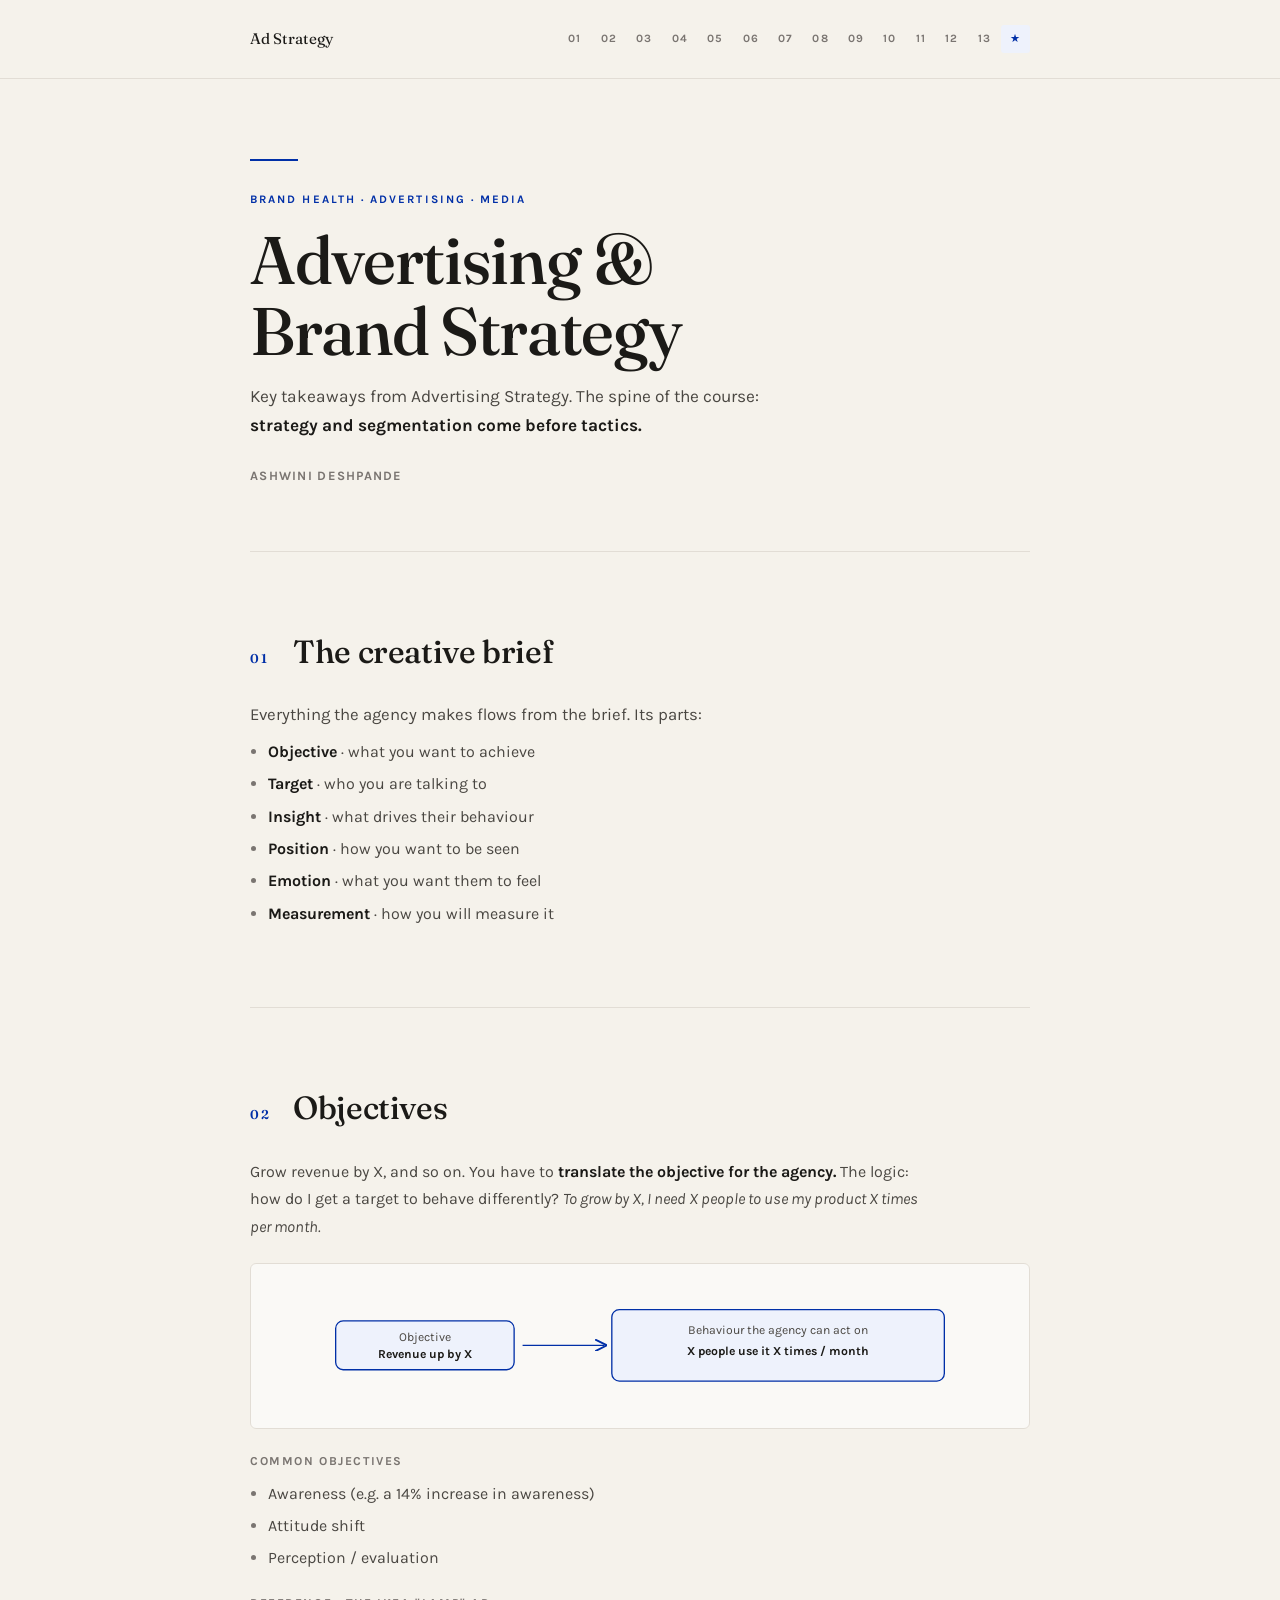
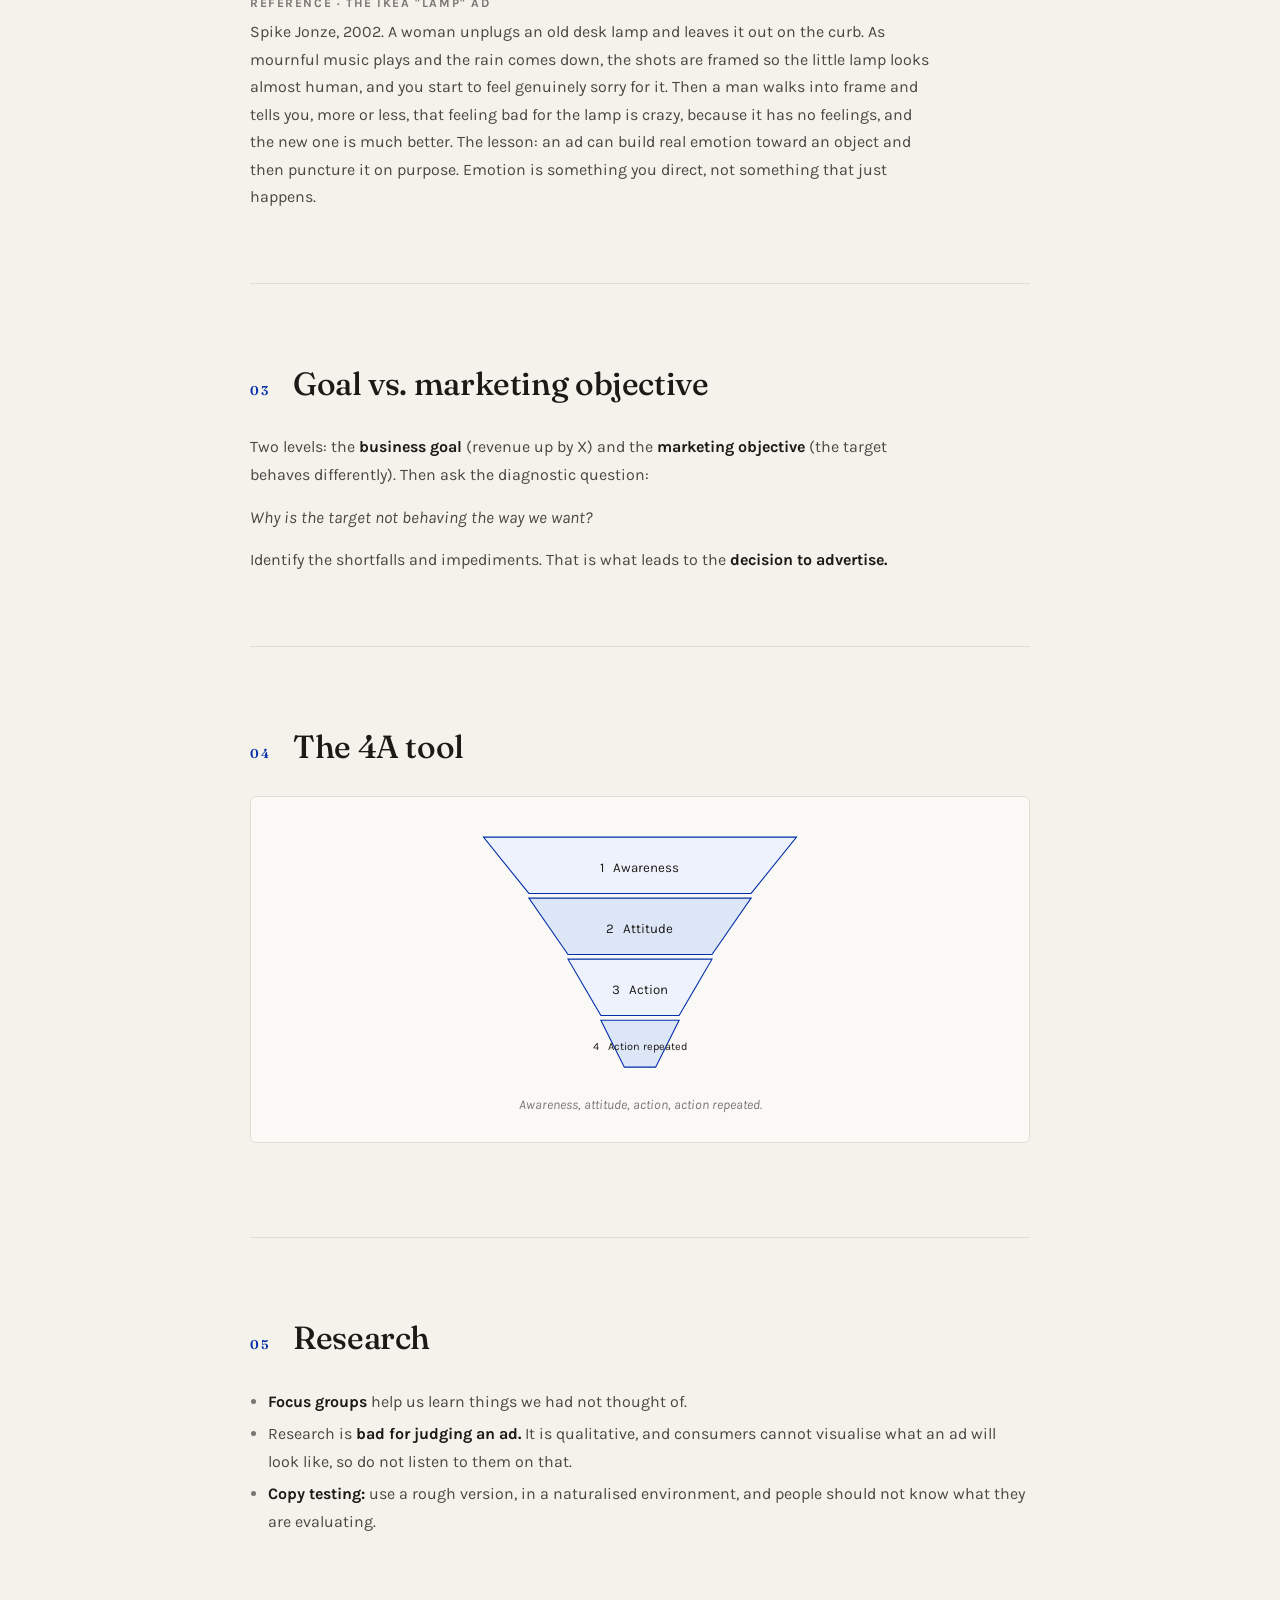
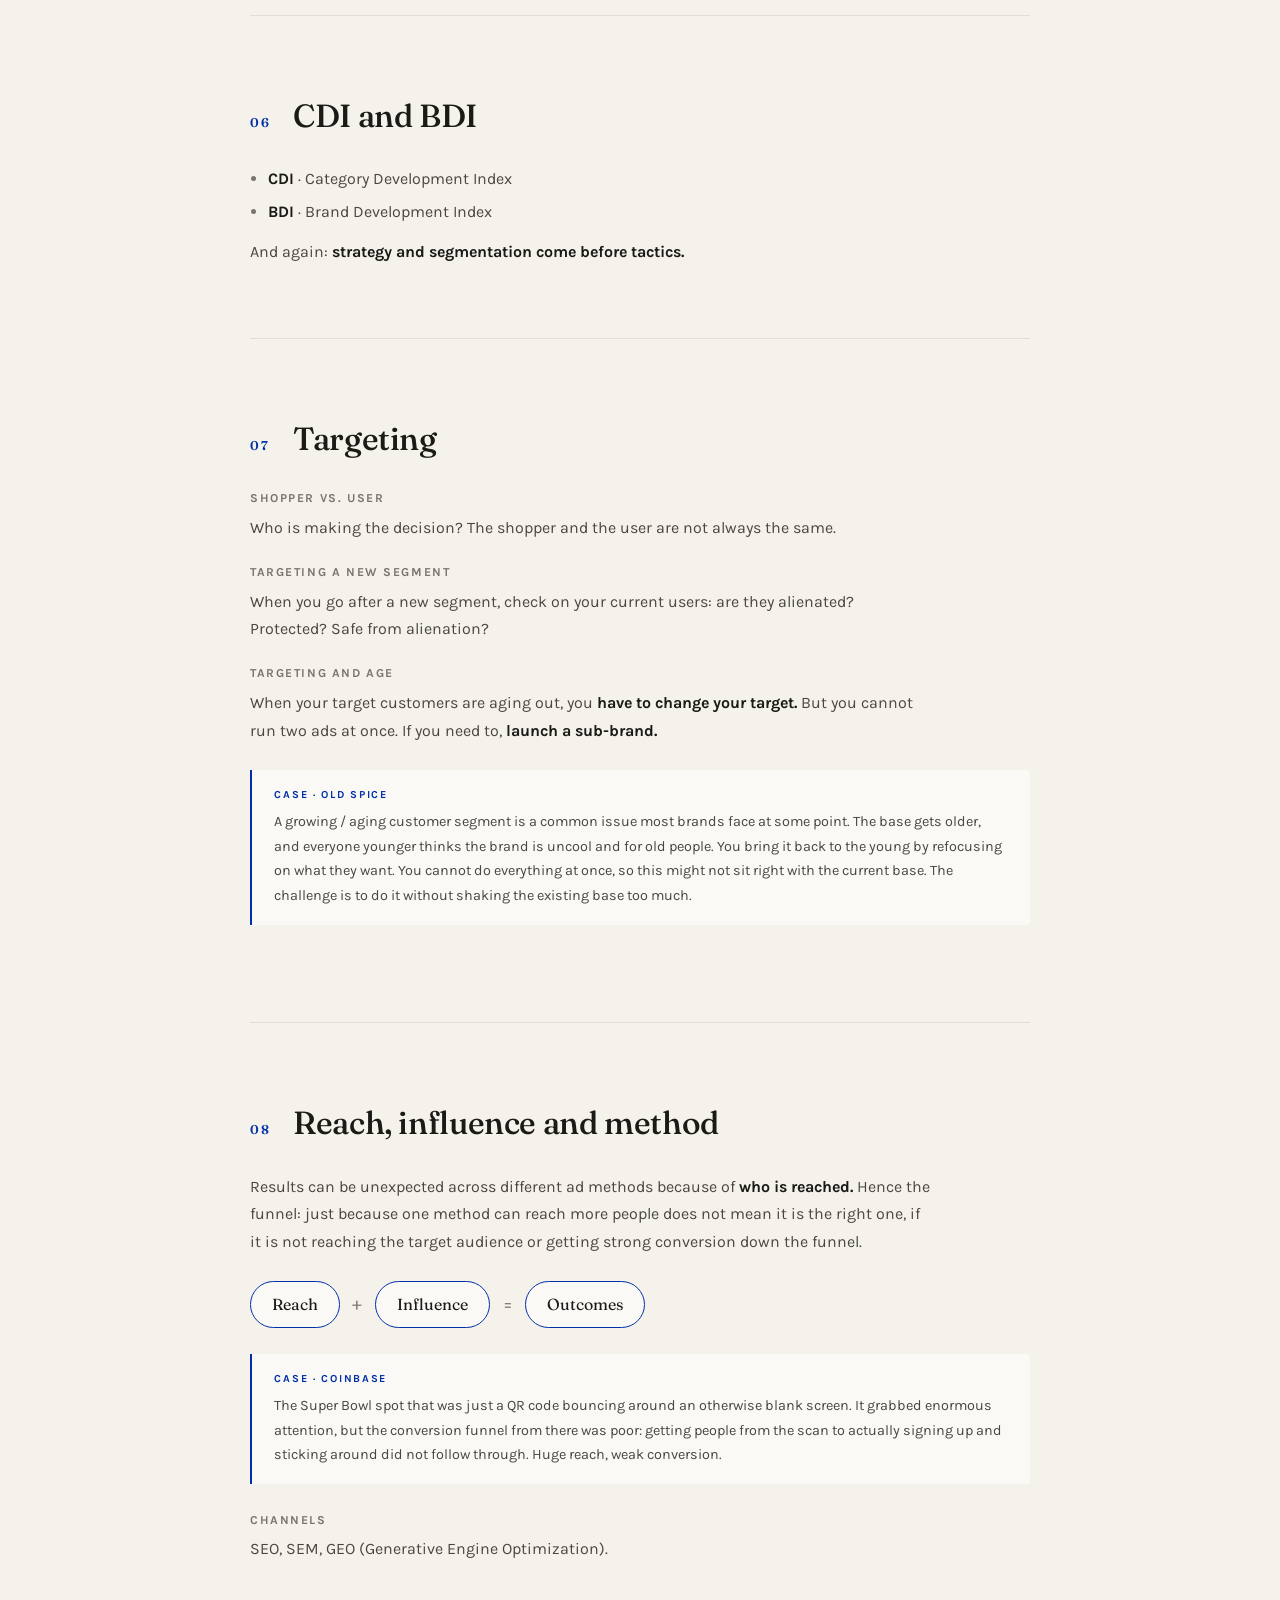
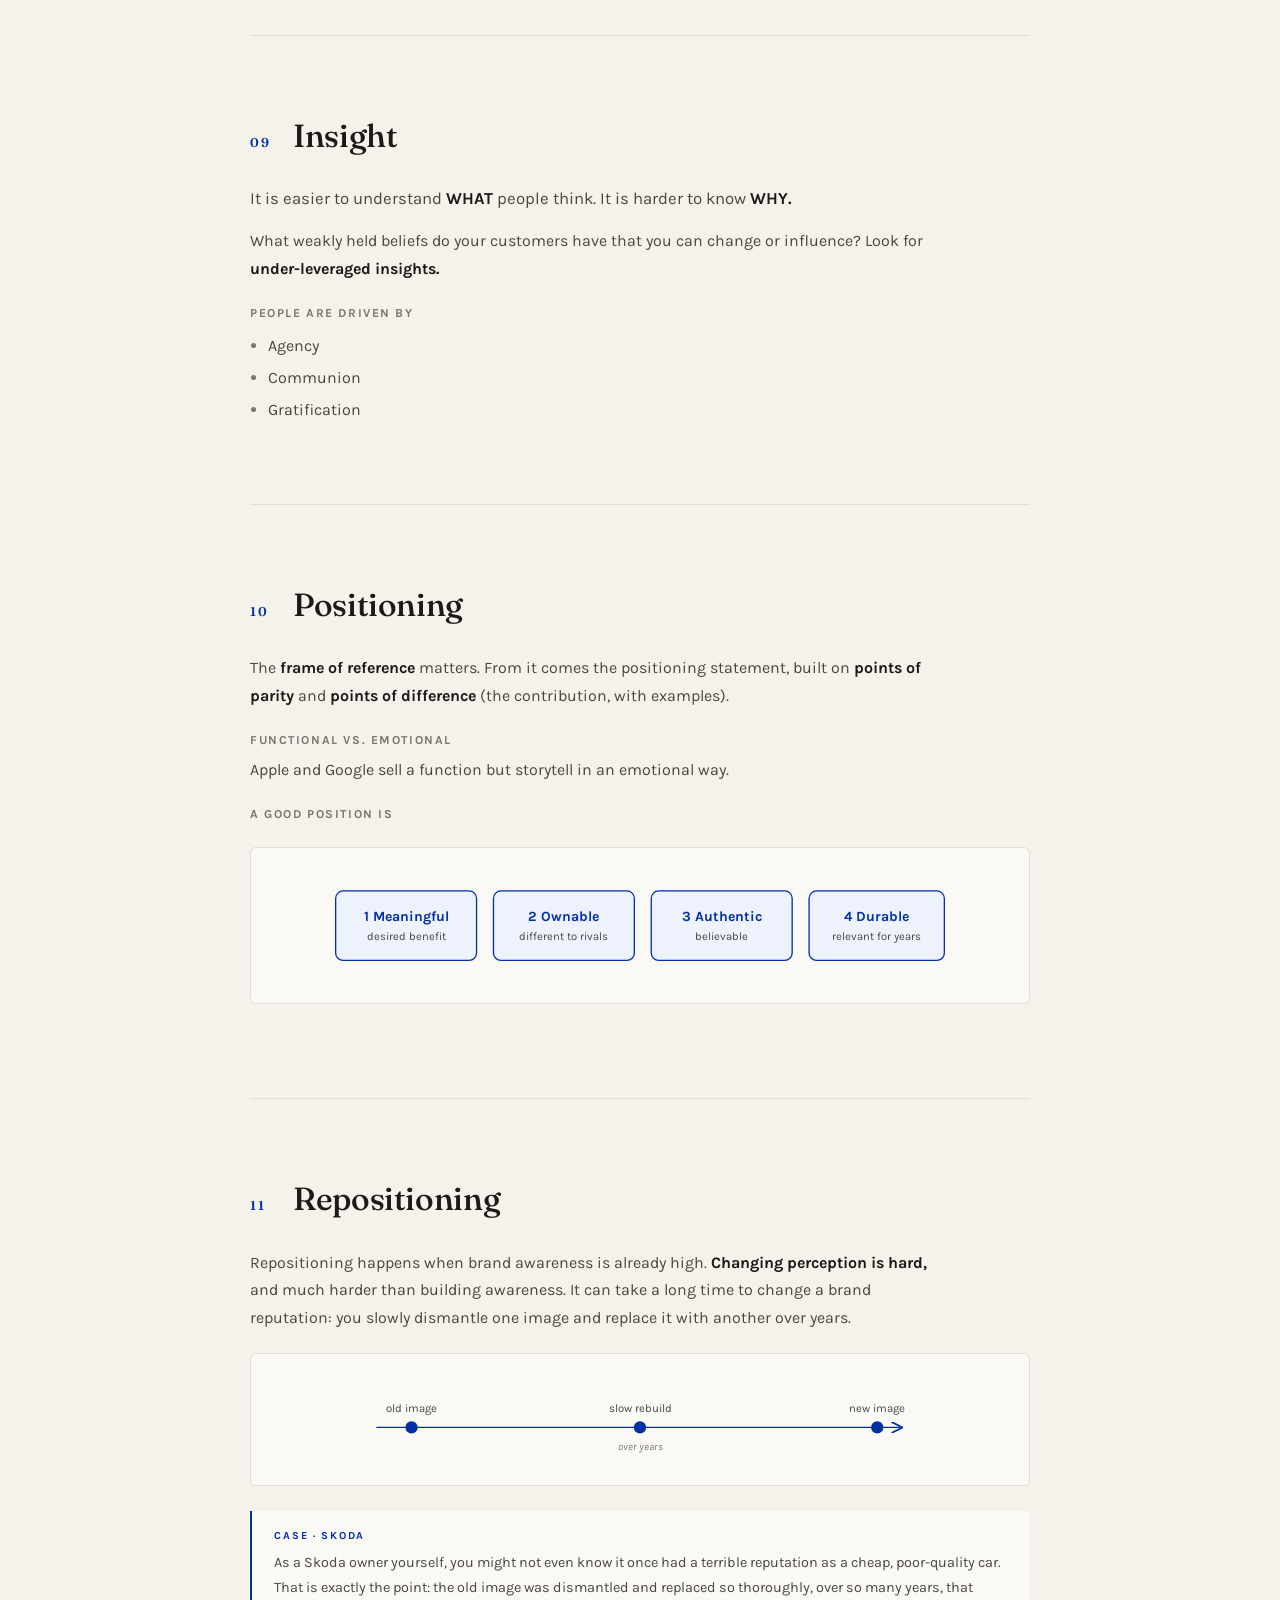
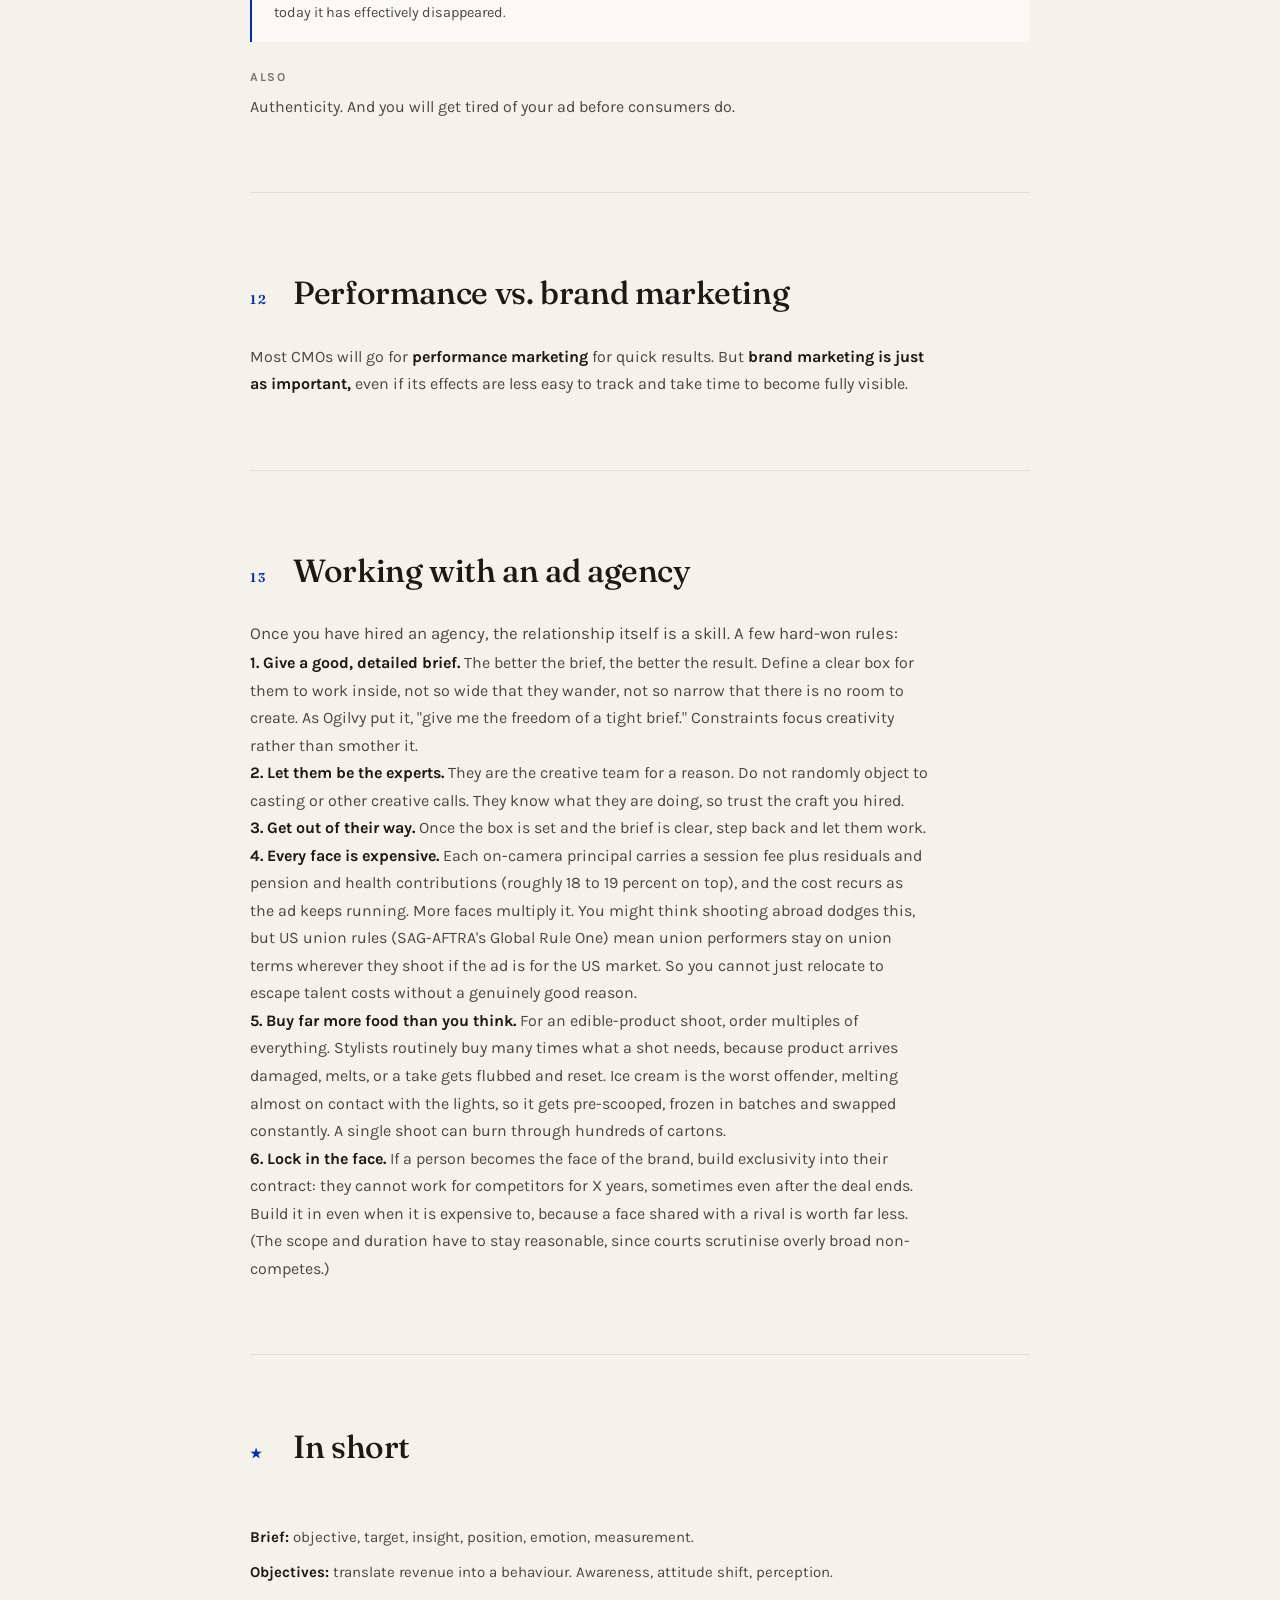
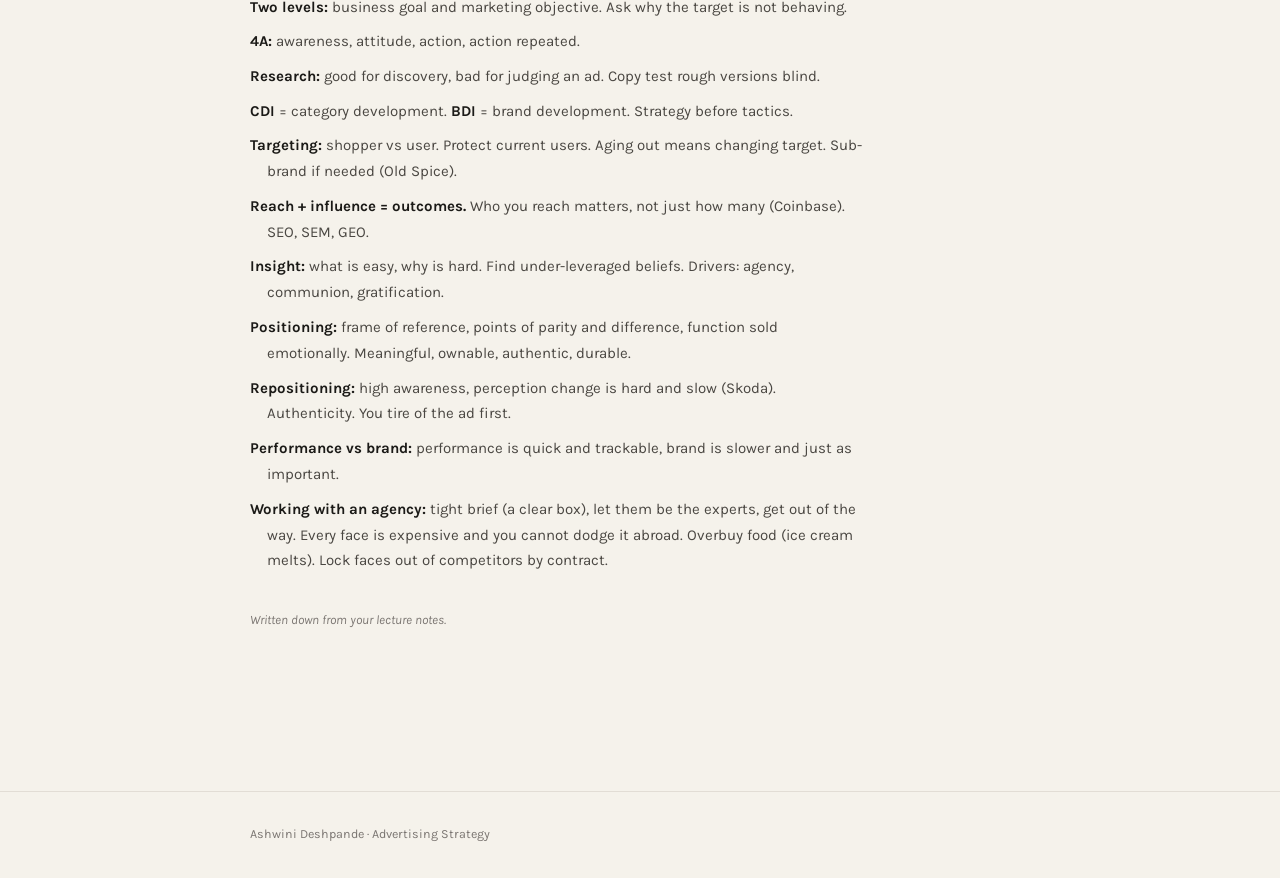
<file: ad_strategy_landing.html>
<!DOCTYPE html>
<html lang="en">
<head>
<meta charset="UTF-8">
<meta name="viewport" content="width=device-width, initial-scale=1.0">
<title>Advertising Strategy — Key Takeaways</title>
<link rel="preconnect" href="https://fonts.googleapis.com">
<link rel="preconnect" href="https://fonts.gstatic.com" crossorigin>
<link href="https://fonts.googleapis.com/css2?family=Fraunces:opsz,wght@9..144,400;9..144,500;9..144,600&family=Karla:ital,wght@0,400;0,500;0,700;1,400&display=swap" rel="stylesheet">
<style>
*,*::before,*::after{box-sizing:border-box;margin:0;padding:0}
:root{
  --blue:#002FA7;
  --blue-pale:#eef2fc;
  --bg:#f5f2eb;
  --card:#faf9f6;
  --ink:#1b1a17;
  --mid:#4a4742;
  --muted:#7a7571;
  --rule:#e2ddd5;
  --ff-s:'Fraunces',Georgia,serif;
  --ff-n:'Karla',system-ui,sans-serif;
}
html{scroll-behavior:smooth;font-size:16px}
body{background:var(--bg);color:var(--ink);font-family:var(--ff-n);font-weight:400;line-height:1.72;-webkit-font-smoothing:antialiased}

/* ── Nav ── */
nav{
  position:sticky;top:0;z-index:100;
  background:rgba(245,242,235,0.94);
  backdrop-filter:blur(12px);
  border-bottom:1px solid var(--rule);
}
.nav-inner{
  max-width:860px;margin:0 auto;
  padding:.75rem clamp(1rem,4vw,2.5rem);
  display:flex;align-items:center;justify-content:space-between;gap:1rem;
}
.nav-brand{font-family:var(--ff-s);font-size:.95rem;color:var(--ink);text-decoration:none;white-space:nowrap}
.nav-links{list-style:none;display:flex;flex-wrap:wrap;gap:.1rem}
.nav-links a{
  display:block;padding:.28rem .55rem;border-radius:3px;
  font-size:.7rem;font-weight:700;letter-spacing:.1em;text-transform:uppercase;
  color:var(--muted);text-decoration:none;
  transition:color .15s,background .15s;
}
.nav-links a:hover,.nav-links a.active{color:var(--blue);background:var(--blue-pale)}
@media(max-width:640px){.nav-links{display:none}}

/* ── Hero ── */
.hero{padding:5rem clamp(1rem,4vw,2.5rem) 4rem;max-width:860px;margin:0 auto}
.hero-rule{width:48px;height:2px;background:var(--blue);margin-bottom:1.8rem}
.hero-eye{font-size:.72rem;font-weight:700;letter-spacing:.18em;text-transform:uppercase;color:var(--blue);margin-bottom:.9rem}
.hero h1{
  font-family:var(--ff-s);font-weight:500;
  font-size:clamp(2.6rem,6vw,4.2rem);
  line-height:1.06;letter-spacing:-.02em;
  color:var(--ink);margin-bottom:1rem;
}
.hero-sub{font-size:1.08rem;color:var(--mid);max-width:56ch;line-height:1.65}
.hero-name{margin-top:1.6rem;font-size:.8rem;font-weight:700;letter-spacing:.1em;text-transform:uppercase;color:var(--muted)}

/* ── Load animation ── */
.hero-content{opacity:0;transform:translateY(18px);animation:fadeUp .8s ease-out .15s forwards}
@keyframes fadeUp{to{opacity:1;transform:translateY(0)}}

/* ── Content wrap ── */
.content{max-width:860px;margin:0 auto;padding:0 clamp(1rem,4vw,2.5rem) 5rem}

/* ── Sections ── */
.sect{padding:4.5rem 0;border-top:1px solid var(--rule);opacity:0;transform:translateY(22px);transition:opacity .55s ease-out,transform .55s ease-out}
.sect.visible{opacity:1;transform:translateY(0)}
.sect-head{display:flex;align-items:baseline;gap:.9rem;margin-bottom:1.4rem}
.sect-num{font-family:var(--ff-s);font-size:.8rem;font-weight:600;letter-spacing:.12em;color:var(--blue);min-width:1.8rem}
h2{font-family:var(--ff-s);font-weight:500;font-size:clamp(1.5rem,3vw,2rem);letter-spacing:-.012em;color:var(--ink)}
h3{font-family:var(--ff-n);font-weight:700;font-size:.76rem;letter-spacing:.13em;text-transform:uppercase;color:var(--muted);margin:1.7em 0 .4em}
p{color:var(--mid);max-width:68ch}
p.lede{font-size:1.05rem;color:var(--mid)}
strong{color:var(--ink);font-weight:700}
em{font-style:italic}
ul{padding-left:1.1em;margin:.5em 0}
li{margin:.3em 0;color:var(--mid)}
li::marker{color:var(--muted)}

/* ── Aside ── */
aside{
  border-left:2px solid var(--blue);
  background:var(--card);
  padding:1rem 1.4rem;
  border-radius:0 4px 4px 0;
  margin:1.6rem 0;
}
.aside-lbl{display:block;font-size:.67rem;font-weight:700;letter-spacing:.16em;text-transform:uppercase;color:var(--blue);margin-bottom:.35rem}
aside p{font-size:.9rem;max-width:none}

/* ── Equation ── */
.eq{display:flex;flex-wrap:wrap;align-items:center;gap:.8rem;margin:1.6rem 0}
.eq-t{border:1.5px solid var(--blue);border-radius:30px;padding:.55rem 1.3rem;font-size:1rem;font-family:var(--ff-s);color:var(--ink);background:var(--card)}
.eq-op{color:var(--muted);font-size:1.15rem}

/* ── Diagrams ── */
.diag{background:var(--card);border:1px solid var(--rule);border-radius:6px;padding:1.6rem;margin:1.4rem 0;display:flex;justify-content:center}
.diag svg{max-width:100%;height:auto}
figcaption{font-size:.83rem;color:var(--muted);font-style:italic;text-align:center;margin-top:.75rem}

/* ── Cheat sheet ── */
.cheat-section{padding:4rem 0;border-top:1px solid var(--rule)}
.cheat-section h2{margin-bottom:1.8rem}
.cheat-lines{display:flex;flex-direction:column;gap:.55rem}
.cheat-line{font-size:.94rem;color:var(--mid);padding-left:1.1em;text-indent:-1.1em}
.cheat-line b{color:var(--ink);font-weight:700}
.colophon{margin-top:2.2rem;font-size:.8rem;color:var(--muted);font-style:italic}

/* ── Footer ── */
footer{border-top:1px solid var(--rule);padding:2rem 0;margin-top:1rem}
footer p{font-size:.78rem;color:var(--muted)}
</style>
</head>
<body>

<nav>
  <div class="nav-inner">
    <a class="nav-brand" href="#top">Ad Strategy</a>
    <ul class="nav-links" id="nav-links">
      <li><a href="#s01">01</a></li>
      <li><a href="#s02">02</a></li>
      <li><a href="#s03">03</a></li>
      <li><a href="#s04">04</a></li>
      <li><a href="#s05">05</a></li>
      <li><a href="#s06">06</a></li>
      <li><a href="#s07">07</a></li>
      <li><a href="#s08">08</a></li>
      <li><a href="#s09">09</a></li>
      <li><a href="#s10">10</a></li>
      <li><a href="#s11">11</a></li>
      <li><a href="#s12">12</a></li>
      <li><a href="#s13">13</a></li>
      <li><a href="#summary">★</a></li>
    </ul>
  </div>
</nav>

<div id="top">
  <div class="hero">
    <div class="hero-content">
      <div class="hero-rule" aria-hidden="true"></div>
      <p class="hero-eye">Brand health &middot; advertising &middot; media</p>
      <h1>Advertising &amp;<br>Brand Strategy</h1>
      <p class="hero-sub">Key takeaways from Advertising Strategy. The spine of the course: <strong>strategy and segmentation come before tactics.</strong></p>
      <p class="hero-name">Ashwini Deshpande</p>
    </div>
  </div>

  <div class="content">

    <!-- 01 -->
    <section class="sect" id="s01">
      <div class="sect-head"><span class="sect-num">01</span><h2>The creative brief</h2></div>
      <p class="lede">Everything the agency makes flows from the brief. Its parts:</p>
      <ul>
        <li><strong>Objective</strong> &middot; what you want to achieve</li>
        <li><strong>Target</strong> &middot; who you are talking to</li>
        <li><strong>Insight</strong> &middot; what drives their behaviour</li>
        <li><strong>Position</strong> &middot; how you want to be seen</li>
        <li><strong>Emotion</strong> &middot; what you want them to feel</li>
        <li><strong>Measurement</strong> &middot; how you will measure it</li>
      </ul>
    </section>

    <!-- 02 -->
    <section class="sect" id="s02">
      <div class="sect-head"><span class="sect-num">02</span><h2>Objectives</h2></div>
      <p>Grow revenue by X, and so on. You have to <strong>translate the objective for the agency.</strong> The logic: how do I get a target to behave differently? <em>To grow by X, I need X people to use my product X times per month.</em></p>

      <div class="diag">
        <svg viewBox="0 0 660 120" width="620" role="img" aria-label="Revenue objective translated into a behaviour">
          <defs><marker id="ar" markerWidth="9" markerHeight="9" refX="7" refY="4.5" orient="auto"><path d="M0 0 L9 4.5 L0 9" fill="none" stroke="#002FA7" stroke-width="1.4"/></marker></defs>
          <rect x="6" y="34" width="190" height="52" rx="8" fill="#eef2fc" stroke="#002FA7" stroke-width="1.4"/>
          <rect x="300" y="22" width="354" height="76" rx="8" fill="#eef2fc" stroke="#002FA7" stroke-width="1.4"/>
          <path d="M205 60 H292" stroke="#002FA7" stroke-width="1.4" fill="none" marker-end="url(#ar)"/>
          <text x="101" y="55" text-anchor="middle" font-size="13" fill="#4a4742" font-family="Karla,sans-serif">Objective</text>
          <text x="101" y="73" text-anchor="middle" font-size="13" font-weight="700" fill="#1b1a17" font-family="Karla,sans-serif">Revenue up by X</text>
          <text x="477" y="48" text-anchor="middle" font-size="13" fill="#4a4742" font-family="Karla,sans-serif">Behaviour the agency can act on</text>
          <text x="477" y="70" text-anchor="middle" font-size="13" font-weight="700" fill="#1b1a17" font-family="Karla,sans-serif">X people use it X times / month</text>
        </svg>
      </div>

      <h3>Common objectives</h3>
      <ul>
        <li>Awareness (e.g. a 14% increase in awareness)</li>
        <li>Attitude shift</li>
        <li>Perception / evaluation</li>
      </ul>
      <h3>Reference &middot; the IKEA "Lamp" ad</h3>
      <p>Spike Jonze, 2002. A woman unplugs an old desk lamp and leaves it out on the curb. As mournful music plays and the rain comes down, the shots are framed so the little lamp looks almost human, and you start to feel genuinely sorry for it. Then a man walks into frame and tells you, more or less, that feeling bad for the lamp is crazy, because it has no feelings, and the new one is much better. The lesson: an ad can build real emotion toward an object and then puncture it on purpose. Emotion is something you direct, not something that just happens.</p>
    </section>

    <!-- 03 -->
    <section class="sect" id="s03">
      <div class="sect-head"><span class="sect-num">03</span><h2>Goal vs. marketing objective</h2></div>
      <p>Two levels: the <strong>business goal</strong> (revenue up by X) and the <strong>marketing objective</strong> (the target behaves differently). Then ask the diagnostic question:</p>
      <p class="lede" style="margin-top:1rem"><em>Why is the target not behaving the way we want?</em></p>
      <p style="margin-top:.8rem">Identify the shortfalls and impediments. That is what leads to the <strong>decision to advertise.</strong></p>
    </section>

    <!-- 04 -->
    <section class="sect" id="s04">
      <div class="sect-head"><span class="sect-num">04</span><h2>The 4A tool</h2></div>
      <div class="diag">
        <div>
          <svg viewBox="0 0 460 320" width="360" role="img" aria-label="The 4A funnel">
            <polygon points="30,18 430,18 372,90 88,90" fill="#eef2fc" stroke="#002FA7" stroke-width="1.4"/>
            <polygon points="88,96 372,96 322,168 138,168" fill="#dce6f7" stroke="#002FA7" stroke-width="1.4"/>
            <polygon points="138,174 322,174 280,246 180,246" fill="#eef2fc" stroke="#002FA7" stroke-width="1.4"/>
            <polygon points="180,252 280,252 250,312 210,312" fill="#dce6f7" stroke="#002FA7" stroke-width="1.4"/>
            <text x="230" y="62" text-anchor="middle" font-size="17" fill="#1b1a17" font-family="Karla,sans-serif">1 &nbsp; Awareness</text>
            <text x="230" y="140" text-anchor="middle" font-size="17" fill="#1b1a17" font-family="Karla,sans-serif">2 &nbsp; Attitude</text>
            <text x="230" y="218" text-anchor="middle" font-size="17" fill="#1b1a17" font-family="Karla,sans-serif">3 &nbsp; Action</text>
            <text x="230" y="290" text-anchor="middle" font-size="14" fill="#1b1a17" font-family="Karla,sans-serif">4 &nbsp; Action repeated</text>
          </svg>
          <figcaption>Awareness, attitude, action, action repeated.</figcaption>
        </div>
      </div>
    </section>

    <!-- 05 -->
    <section class="sect" id="s05">
      <div class="sect-head"><span class="sect-num">05</span><h2>Research</h2></div>
      <ul>
        <li><strong>Focus groups</strong> help us learn things we had not thought of.</li>
        <li>Research is <strong>bad for judging an ad.</strong> It is qualitative, and consumers cannot visualise what an ad will look like, so do not listen to them on that.</li>
        <li><strong>Copy testing:</strong> use a rough version, in a naturalised environment, and people should not know what they are evaluating.</li>
      </ul>
    </section>

    <!-- 06 -->
    <section class="sect" id="s06">
      <div class="sect-head"><span class="sect-num">06</span><h2>CDI and BDI</h2></div>
      <ul>
        <li><strong>CDI</strong> &middot; Category Development Index</li>
        <li><strong>BDI</strong> &middot; Brand Development Index</li>
      </ul>
      <p style="margin-top:.8rem">And again: <strong>strategy and segmentation come before tactics.</strong></p>
    </section>

    <!-- 07 -->
    <section class="sect" id="s07">
      <div class="sect-head"><span class="sect-num">07</span><h2>Targeting</h2></div>
      <h3>Shopper vs. user</h3>
      <p>Who is making the decision? The shopper and the user are not always the same.</p>
      <h3>Targeting a new segment</h3>
      <p>When you go after a new segment, check on your current users: are they alienated? Protected? Safe from alienation?</p>
      <h3>Targeting and age</h3>
      <p>When your target customers are aging out, you <strong>have to change your target.</strong> But you cannot run two ads at once. If you need to, <strong>launch a sub-brand.</strong></p>
      <aside>
        <span class="aside-lbl">Case &middot; Old Spice</span>
        <p>A growing / aging customer segment is a common issue most brands face at some point. The base gets older, and everyone younger thinks the brand is uncool and for old people. You bring it back to the young by refocusing on what they want. You cannot do everything at once, so this might not sit right with the current base. The challenge is to do it without shaking the existing base too much.</p>
      </aside>
    </section>

    <!-- 08 -->
    <section class="sect" id="s08">
      <div class="sect-head"><span class="sect-num">08</span><h2>Reach, influence and method</h2></div>
      <p>Results can be unexpected across different ad methods because of <strong>who is reached.</strong> Hence the funnel: just because one method can reach more people does not mean it is the right one, if it is not reaching the target audience or getting strong conversion down the funnel.</p>
      <div class="eq">
        <span class="eq-t">Reach</span><span class="eq-op">+</span>
        <span class="eq-t">Influence</span><span class="eq-op">=</span>
        <span class="eq-t">Outcomes</span>
      </div>
      <aside>
        <span class="aside-lbl">Case &middot; Coinbase</span>
        <p>The Super Bowl spot that was just a QR code bouncing around an otherwise blank screen. It grabbed enormous attention, but the conversion funnel from there was poor: getting people from the scan to actually signing up and sticking around did not follow through. Huge reach, weak conversion.</p>
      </aside>
      <h3>Channels</h3>
      <p>SEO, SEM, GEO (Generative Engine Optimization).</p>
    </section>

    <!-- 09 -->
    <section class="sect" id="s09">
      <div class="sect-head"><span class="sect-num">09</span><h2>Insight</h2></div>
      <p class="lede">It is easier to understand <strong>WHAT</strong> people think. It is harder to know <strong>WHY.</strong></p>
      <p style="margin-top:.8rem">What weakly held beliefs do your customers have that you can change or influence? Look for <strong>under-leveraged insights.</strong></p>
      <h3>People are driven by</h3>
      <ul>
        <li>Agency</li>
        <li>Communion</li>
        <li>Gratification</li>
      </ul>
    </section>

    <!-- 10 -->
    <section class="sect" id="s10">
      <div class="sect-head"><span class="sect-num">10</span><h2>Positioning</h2></div>
      <p>The <strong>frame of reference</strong> matters. From it comes the positioning statement, built on <strong>points of parity</strong> and <strong>points of difference</strong> (the contribution, with examples).</p>
      <h3>Functional vs. emotional</h3>
      <p>Apple and Google sell a function but storytell in an emotional way.</p>
      <h3>A good position is</h3>
      <div class="diag">
        <svg viewBox="0 0 660 110" width="620" role="img" aria-label="Four positioning criteria">
          <rect x="6" y="18" width="150" height="74" rx="8" fill="#eef2fc" stroke="#002FA7" stroke-width="1.4"/>
          <rect x="174" y="18" width="150" height="74" rx="8" fill="#eef2fc" stroke="#002FA7" stroke-width="1.4"/>
          <rect x="342" y="18" width="150" height="74" rx="8" fill="#eef2fc" stroke="#002FA7" stroke-width="1.4"/>
          <rect x="510" y="18" width="144" height="74" rx="8" fill="#eef2fc" stroke="#002FA7" stroke-width="1.4"/>
          <text x="81" y="50" text-anchor="middle" font-size="15" font-weight="700" fill="#002FA7" font-family="Karla,sans-serif">1 Meaningful</text>
          <text x="81" y="70" text-anchor="middle" font-size="12" fill="#4a4742" font-family="Karla,sans-serif">desired benefit</text>
          <text x="249" y="50" text-anchor="middle" font-size="15" font-weight="700" fill="#002FA7" font-family="Karla,sans-serif">2 Ownable</text>
          <text x="249" y="70" text-anchor="middle" font-size="12" fill="#4a4742" font-family="Karla,sans-serif">different to rivals</text>
          <text x="417" y="50" text-anchor="middle" font-size="15" font-weight="700" fill="#002FA7" font-family="Karla,sans-serif">3 Authentic</text>
          <text x="417" y="70" text-anchor="middle" font-size="12" fill="#4a4742" font-family="Karla,sans-serif">believable</text>
          <text x="582" y="50" text-anchor="middle" font-size="15" font-weight="700" fill="#002FA7" font-family="Karla,sans-serif">4 Durable</text>
          <text x="582" y="70" text-anchor="middle" font-size="12" fill="#4a4742" font-family="Karla,sans-serif">relevant for years</text>
        </svg>
      </div>
    </section>

    <!-- 11 -->
    <section class="sect" id="s11">
      <div class="sect-head"><span class="sect-num">11</span><h2>Repositioning</h2></div>
      <p>Repositioning happens when brand awareness is already high. <strong>Changing perception is hard,</strong> and much harder than building awareness. It can take a long time to change a brand reputation: you slowly dismantle one image and replace it with another over years.</p>
      <div class="diag">
        <svg viewBox="0 0 660 90" width="580" role="img" aria-label="Repositioning takes years">
          <defs><marker id="ar2" markerWidth="9" markerHeight="9" refX="7" refY="4.5" orient="auto"><path d="M0 0 L9 4.5 L0 9" fill="none" stroke="#002FA7" stroke-width="1.4"/></marker></defs>
          <path d="M30 54 H626" stroke="#002FA7" stroke-width="1.4" fill="none" marker-end="url(#ar2)"/>
          <circle cx="70" cy="54" r="7" fill="#002FA7"/>
          <circle cx="330" cy="54" r="7" fill="#002FA7"/>
          <circle cx="600" cy="54" r="7" fill="#002FA7"/>
          <text x="70" y="36" text-anchor="middle" font-size="13" fill="#4a4742" font-family="Karla,sans-serif">old image</text>
          <text x="330" y="36" text-anchor="middle" font-size="13" fill="#4a4742" font-family="Karla,sans-serif">slow rebuild</text>
          <text x="600" y="36" text-anchor="middle" font-size="13" fill="#4a4742" font-family="Karla,sans-serif">new image</text>
          <text x="330" y="80" text-anchor="middle" font-size="12" font-style="italic" fill="#7a7571" font-family="Karla,sans-serif">over years</text>
        </svg>
      </div>
      <aside>
        <span class="aside-lbl">Case &middot; Skoda</span>
        <p>As a Skoda owner yourself, you might not even know it once had a terrible reputation as a cheap, poor-quality car. That is exactly the point: the old image was dismantled and replaced so thoroughly, over so many years, that today it has effectively disappeared.</p>
      </aside>
      <h3>Also</h3>
      <p>Authenticity. And you will get tired of your ad before consumers do.</p>
    </section>

    <!-- 12 -->
    <section class="sect" id="s12">
      <div class="sect-head"><span class="sect-num">12</span><h2>Performance vs. brand marketing</h2></div>
      <p>Most CMOs will go for <strong>performance marketing</strong> for quick results. But <strong>brand marketing is just as important,</strong> even if its effects are less easy to track and take time to become fully visible.</p>
    </section>

    <!-- 13 -->
    <section class="sect" id="s13">
      <div class="sect-head"><span class="sect-num">13</span><h2>Working with an ad agency</h2></div>
      <p class="lede">Once you have hired an agency, the relationship itself is a skill. A few hard-won rules:</p>
      <p><strong>1. Give a good, detailed brief.</strong> The better the brief, the better the result. Define a clear box for them to work inside, not so wide that they wander, not so narrow that there is no room to create. As Ogilvy put it, "give me the freedom of a tight brief." Constraints focus creativity rather than smother it.</p>
      <p><strong>2. Let them be the experts.</strong> They are the creative team for a reason. Do not randomly object to casting or other creative calls. They know what they are doing, so trust the craft you hired.</p>
      <p><strong>3. Get out of their way.</strong> Once the box is set and the brief is clear, step back and let them work.</p>
      <p><strong>4. Every face is expensive.</strong> Each on-camera principal carries a session fee plus residuals and pension and health contributions (roughly 18 to 19 percent on top), and the cost recurs as the ad keeps running. More faces multiply it. You might think shooting abroad dodges this, but US union rules (SAG-AFTRA's Global Rule One) mean union performers stay on union terms wherever they shoot if the ad is for the US market. So you cannot just relocate to escape talent costs without a genuinely good reason.</p>
      <p><strong>5. Buy far more food than you think.</strong> For an edible-product shoot, order multiples of everything. Stylists routinely buy many times what a shot needs, because product arrives damaged, melts, or a take gets flubbed and reset. Ice cream is the worst offender, melting almost on contact with the lights, so it gets pre-scooped, frozen in batches and swapped constantly. A single shoot can burn through hundreds of cartons.</p>
      <p><strong>6. Lock in the face.</strong> If a person becomes the face of the brand, build exclusivity into their contract: they cannot work for competitors for X years, sometimes even after the deal ends. Build it in even when it is expensive to, because a face shared with a rival is worth far less. (The scope and duration have to stay reasonable, since courts scrutinise overly broad non-competes.)</p>
    </section>

    <!-- Summary -->
    <section class="cheat-section sect" id="summary">
      <div class="sect-head"><span class="sect-num">★</span><h2>In short</h2></div>
      <div class="cheat-lines">
        <p class="cheat-line"><b>Brief:</b> objective, target, insight, position, emotion, measurement.</p>
        <p class="cheat-line"><b>Objectives:</b> translate revenue into a behaviour. Awareness, attitude shift, perception.</p>
        <p class="cheat-line"><b>Two levels:</b> business goal and marketing objective. Ask why the target is not behaving.</p>
        <p class="cheat-line"><b>4A:</b> awareness, attitude, action, action repeated.</p>
        <p class="cheat-line"><b>Research:</b> good for discovery, bad for judging an ad. Copy test rough versions blind.</p>
        <p class="cheat-line"><b>CDI</b> = category development. <b>BDI</b> = brand development. Strategy before tactics.</p>
        <p class="cheat-line"><b>Targeting:</b> shopper vs user. Protect current users. Aging out means changing target. Sub-brand if needed (Old Spice).</p>
        <p class="cheat-line"><b>Reach + influence = outcomes.</b> Who you reach matters, not just how many (Coinbase). SEO, SEM, GEO.</p>
        <p class="cheat-line"><b>Insight:</b> what is easy, why is hard. Find under-leveraged beliefs. Drivers: agency, communion, gratification.</p>
        <p class="cheat-line"><b>Positioning:</b> frame of reference, points of parity and difference, function sold emotionally. Meaningful, ownable, authentic, durable.</p>
        <p class="cheat-line"><b>Repositioning:</b> high awareness, perception change is hard and slow (Skoda). Authenticity. You tire of the ad first.</p>
        <p class="cheat-line"><b>Performance vs brand:</b> performance is quick and trackable, brand is slower and just as important.</p>
        <p class="cheat-line"><b>Working with an agency:</b> tight brief (a clear box), let them be the experts, get out of the way. Every face is expensive and you cannot dodge it abroad. Overbuy food (ice cream melts). Lock faces out of competitors by contract.</p>
      </div>
      <p class="colophon">Written down from your lecture notes.</p>
    </section>

  </div><!-- /content -->

  <footer>
    <div style="max-width:860px;margin:0 auto;padding:0 clamp(1rem,4vw,2.5rem)">
      <p>Ashwini Deshpande &middot; Advertising Strategy</p>
    </div>
  </footer>
</div>

<script>
// Scroll reveal
const revealEls = document.querySelectorAll('.sect');
const revealObs = new IntersectionObserver(entries => {
  entries.forEach(e => { if (e.isIntersecting) e.target.classList.add('visible') });
}, { threshold: 0.1 });
revealEls.forEach(el => revealObs.observe(el));

// Active nav
const navAs = document.querySelectorAll('.nav-links a');
const sections = document.querySelectorAll('section[id]');
const navObs = new IntersectionObserver(entries => {
  entries.forEach(e => {
    if (e.isIntersecting) {
      const id = e.target.id;
      navAs.forEach(a => a.classList.toggle('active', a.getAttribute('href') === '#' + id));
    }
  });
}, { rootMargin: '-35% 0px -58% 0px' });
sections.forEach(s => navObs.observe(s));
</script>
</body>
</html>
</file>
